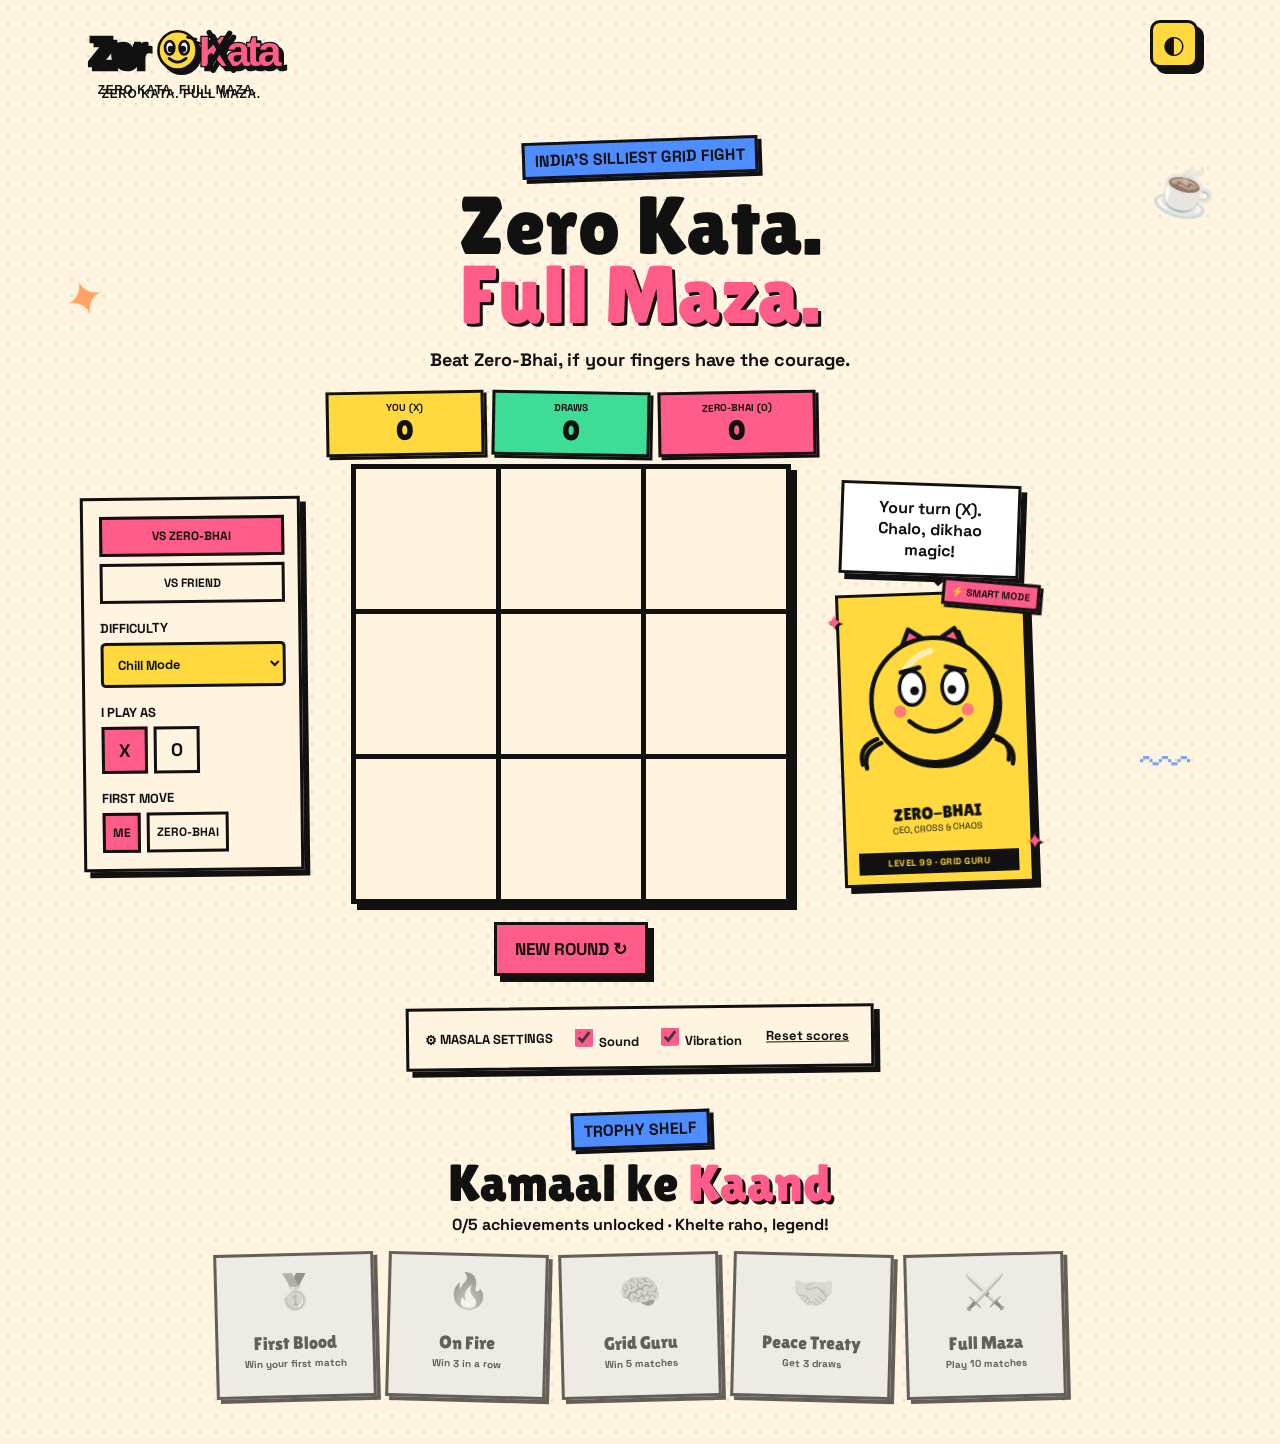
<file: index.html>
<!doctype html>
<html lang="en">
<head>
  <meta charset="utf-8"><meta name="viewport" content="width=device-width,initial-scale=1">
  <meta name="theme-color" content="#FFF4E0"><meta name="description" content="A funny, fast and playable Tic-Tac-Toe game against Zero-Bhai.">
  <meta property="og:title" content="ZeroKata - Fun Tic-Tac-Toe vs Zero-Bhai"><meta property="og:description" content="Zero Kata. Full Maza."><meta property="og:image" content="/assets/og-image.png"><meta property="og:type" content="website">
  <meta name="twitter:card" content="summary_large_image"><link rel="icon" href="assets/favicon.svg"><link rel="manifest" href="manifest.json?v=7">
  <link rel="preconnect" href="https://fonts.googleapis.com"><link rel="preconnect" href="https://fonts.gstatic.com" crossorigin><link href="https://fonts.googleapis.com/css2?family=Lilita+One&family=Space+Grotesk:wght@500;700&display=swap" rel="stylesheet">
  <link rel="stylesheet" href="style.css?v=7"><title>ZeroKata - Fun Tic-Tac-Toe vs Zero-Bhai</title>
</head>
<body>
  <div class="doodle d1">✦</div><div class="doodle d2">☕</div><div class="doodle d3">〰</div>
  <header><a class="brand" href="./" aria-label="ZeroKata home"><img src="assets/logo.svg" alt="ZeroKata — Zero Kata. Full Maza."></a><button id="themeBtn" class="icon-btn" aria-label="Toggle dark mode">◐</button></header>
  <main>
    <section class="intro"><p class="eyebrow">INDIA'S SILLIEST GRID FIGHT</p><h1>Zero Kata.<br><span>Full Maza.</span></h1><p>Beat Zero-Bhai, if your fingers have the courage.</p></section>
    <section class="game-shell" aria-label="ZeroKata game">
      <div class="controls card">
        <div class="segmented" aria-label="Game mode"><button class="selected" data-mode="computer">VS ZERO-BHAI</button><button data-mode="friend">VS FRIEND</button></div>
        <div id="friendNames" class="friend-names" hidden><label>PLAYER X <input id="playerXName" maxlength="14" autocomplete="nickname" placeholder="Enter name"></label><label>PLAYER O <input id="playerOName" maxlength="14" autocomplete="nickname" placeholder="Enter name"></label><small>Names save automatically. Ab match personal hoga!</small></div>
        <label id="difficultyControl">DIFFICULTY <select id="difficulty"><option value="easy">Chill Mode</option><option value="medium">Thoda Dimaag</option><option value="hard">Zero-Bhai Unbeatable</option></select></label>
        <div id="markControl" class="choice"><span>I PLAY AS</span><button class="mark-choice selected" data-human="X">X</button><button class="mark-choice" data-human="O">O</button></div>
        <div class="choice"><span id="firstMoveLabel">FIRST MOVE</span><button class="first-choice selected" data-first="human">ME</button><button class="first-choice" data-first="computer">ZERO-BHAI</button></div>
      </div>
      <div class="play-area">
        <div class="scoreboard" aria-label="Scoreboard"><div><b id="youLabel">YOU (X)</b><strong id="youScore">0</strong></div><div><b>DRAWS</b><strong id="drawScore">0</strong></div><div><b id="botLabel">ZERO-BHAI (O)</b><strong id="botScore">0</strong></div></div>
        <p id="streak" class="streak" hidden>🔥 3 in a row! Hot hai tu!</p>
        <div class="board-wrap"><div id="winLine" aria-hidden="true"></div><div id="board" class="board" role="grid" aria-label="Tic Tac Toe board"></div></div>
        <button id="newRound" class="primary">NEW ROUND ↻</button>
      </div>
      <aside class="mascot-zone"><div id="bubble" class="bubble" aria-live="polite">Ready? Main toh born ready hoon.</div><div class="mascot-card"><span class="spark spark-a">✦</span><span class="spark spark-b">✦</span><span class="bot-chip">⚡ SMART MODE</span><div id="mascot" class="mascot idle" aria-label="Zero-Bhai mascot"><svg viewBox="0 0 180 190" role="img"><path class="crown" d="M55 42l9-22 26 17 26-17 9 22-12 10H67z"/><path class="sweat" d="M151 55q12 15 0 26q-12-11 0-26"/><circle class="body" cx="90" cy="100" r="70"/><path class="shine" d="M57 68q12-19 31-23"/><path class="glasses" d="M45 80h38v25H45zm52 0h38v25H97zM83 91h14"/><g class="brows"><path d="M54 68l21-5M105 63l21 5"/></g><g class="eyes"><ellipse cx="66" cy="86" rx="14" ry="19"/><ellipse cx="114" cy="86" rx="14" ry="19"/><circle cx="69" cy="89" r="5"/><circle cx="111" cy="89" r="5"/></g><g class="cheeks"><circle cx="52" cy="112" r="7"/><circle cx="128" cy="112" r="7"/></g><path class="smile" d="M62 123q28 25 58 0"/><path class="hands" d="M25 142q-22 8-17 28m147-28q22 8 17 28"/><path class="medal" d="M80 160l10 18 10-18m-17 10h14"/></svg></div><p class="mascot-name">ZERO-BHAI <small>CEO, CROSS &amp; CHAOS</small></p><p id="botStatus" class="bot-status">LEVEL 99 · GRID GURU</p></div></aside>
    </section>
    <section class="settings card"><strong>⚙ MASALA SETTINGS</strong><label><input id="sound" type="checkbox" checked> Sound</label><label><input id="vibration" type="checkbox" checked> Vibration</label><button id="resetScore" class="text-btn">Reset scores</button></section>
    <section class="achievements" aria-labelledby="achievementTitle"><div class="achievement-head"><p class="eyebrow">TROPHY SHELF</p><h2 id="achievementTitle">Kamaal ke <span>Kaand</span></h2><p id="achievementProgress">Keep playing to unlock the flex.</p></div><div id="achievementGrid" class="achievement-grid"><article class="achievement" data-achievement="firstWin"><span>🥇</span><div><strong>First Blood</strong><small>Win your first match</small></div></article><article class="achievement" data-achievement="streak"><span>🔥</span><div><strong>On Fire</strong><small>Win 3 in a row</small></div></article><article class="achievement" data-achievement="guru"><span>🧠</span><div><strong>Grid Guru</strong><small>Win 5 matches</small></div></article><article class="achievement" data-achievement="draws"><span>🤝</span><div><strong>Peace Treaty</strong><small>Get 3 draws</small></div></article><article class="achievement" data-achievement="veteran"><span>⚔️</span><div><strong>Full Maza</strong><small>Play 10 matches</small></div></article></div></section>
  </main>
  <div id="modal" class="modal" hidden><div class="modal-card"><button id="closeModal" class="close" aria-label="Close">×</button><span id="resultEmoji">🏆</span><h2 id="resultTitle">Kya baat!</h2><p id="resultCopy"></p><button id="again" class="primary">PLAY AGAIN</button><button id="changeMode" class="secondary">CHANGE MODE</button><button id="share" class="secondary">SHARE THE FLEX ↗</button></div></div>
  <div id="confetti" aria-hidden="true"></div><div id="live" class="sr-only" aria-live="assertive"></div>
  <script src="script.js?v=7"></script>
</body></html>
</file>
<file: style.css>
:root{--paper:#fff4e0;--ink:#111;--pink:#ff5c8a;--yellow:#ffd93d;--blue:#4d8dff;--mint:#3ddc97;--orange:#ff8a3d;--shadow:6px 6px 0 var(--ink)}
*{box-sizing:border-box}
body{margin:0;color:var(--ink);background:radial-gradient(#1112 1px,transparent 1px) 0 0/16px 16px,var(--paper);font-family:"Space Grotesk",sans-serif;min-height:100vh;overflow-x:hidden}
body.dark{--paper:#14121f;--ink:#fff;color:#fff;background:radial-gradient(#fff2 1px,transparent 1px) 0 0/16px 16px,var(--paper)}
button,select{font:inherit;color:inherit;cursor:pointer}
button:focus-visible,select:focus-visible{outline:4px solid var(--blue);outline-offset:3px}
header{max-width:1160px;margin:auto;padding:20px 22px;display:flex;justify-content:space-between;align-items:flex-start}
.brand img{width:min(290px,70vw);filter:drop-shadow(4px 4px 0 var(--ink));animation:drop .7s cubic-bezier(.18,.89,.32,1.28)}
.icon-btn,.close{border:3px solid var(--ink);background:var(--yellow);width:48px;height:48px;font-size:25px;box-shadow:var(--shadow);border-radius:10px}
.icon-btn:active,.primary:active,.secondary:active,.segmented button:active{transform:translate(4px,4px);box-shadow:0 0 0 var(--ink)}
main{max-width:1160px;margin:auto;padding:0 22px 45px}
.intro{text-align:center;margin:8px 0 20px}
.eyebrow{display:inline-block;background:var(--blue);border:3px solid var(--ink);box-shadow:4px 4px 0 var(--ink);padding:5px 10px;font-weight:700;transform:rotate(-2deg);margin:0}
.intro h1{font:clamp(42px,8vw,82px)/.85 "Lilita One",sans-serif;margin:15px 0 10px;letter-spacing:.5px}
.intro h1 span{color:var(--pink);text-shadow:3px 3px 0 var(--ink)}
.intro p:last-child{font-size:18px;font-weight:700}
.game-shell{display:grid;grid-template-columns:220px minmax(300px,490px) 180px;gap:24px;align-items:center}
.card,.settings{border:3px solid var(--ink);background:var(--paper);box-shadow:var(--shadow);padding:16px;transform:rotate(-.7deg)}
.controls{display:grid;gap:16px;font-size:13px;font-weight:700}
.friend-names{display:grid;gap:8px;background:var(--mint);border:3px solid var(--ink);padding:10px;box-shadow:3px 3px 0 var(--ink);transform:rotate(1deg)}
.friend-names[hidden]{display:none!important}
.friend-names label{display:grid;gap:4px;font-size:11px}
.friend-names input{min-width:0;border:3px solid var(--ink);border-radius:4px;background:var(--paper);padding:8px;font-weight:700}
.friend-names small{font-size:10px}
.controls label{display:grid;gap:6px}
.controls select{border:3px solid var(--ink);background:var(--yellow);padding:10px;font-weight:700;border-radius:5px}
.segmented{display:grid;gap:7px}
.segmented button,.choice button{background:var(--paper);border:3px solid var(--ink);padding:9px 7px;font-size:12px;font-weight:700}
.segmented button.selected,.choice button.selected{background:var(--pink)}
.choice{display:flex;gap:6px;align-items:center;flex-wrap:wrap}
.choice span{width:100%}
.mark-choice{font-size:18px!important;width:46px}
.scoreboard{display:grid;grid-template-columns:repeat(3,1fr);gap:8px;margin-bottom:8px}
.scoreboard div{border:3px solid var(--ink);background:var(--yellow);box-shadow:3px 3px 0 var(--ink);padding:7px;text-align:center;transform:rotate(-1deg)}
.scoreboard div:nth-child(2){background:var(--mint);transform:rotate(1deg)}
.scoreboard div:nth-child(3){background:var(--pink)}
.scoreboard b{font-size:10px;display:block}
.scoreboard strong{font:28px "Lilita One"}
.streak{text-align:center;background:var(--orange);border:3px solid var(--ink);padding:5px;margin:5px 0;font-weight:bold;transform:rotate(1deg)}
.board-wrap{position:relative;width:min(100%,440px);margin:auto}
.board{display:grid;grid-template-columns:repeat(3,1fr);aspect-ratio:1;background:var(--ink);gap:5px;border:5px solid var(--ink);box-shadow:var(--shadow)}
.cell{border:0;background:var(--paper);font:clamp(54px,13vw,105px)/1 "Lilita One";display:grid;place-items:center;min-width:0;transition:transform .12s}
.cell:not(:disabled):hover{background:#fff7ca;transform:rotate(1deg) scale(.96)}
.cell.x{color:var(--pink)}
.cell.o{color:#e3ac00}
.mark{width:78%;height:78%;overflow:visible}
.mark line,.mark circle{fill:none;stroke:currentColor;stroke-width:12;stroke-linecap:round;animation:draw .25s ease-out both}
.mark circle{stroke-dasharray:240;stroke-dashoffset:240;animation:circle .35s ease-out forwards}
.win{background:var(--mint)!important}
.win-line{position:absolute;height:10px;background:var(--mint);border:3px solid var(--ink);transform-origin:left center;z-index:2;display:none;border-radius:10px}
.primary,.secondary{border:3px solid var(--ink);font-weight:700;padding:13px 18px;box-shadow:var(--shadow);margin-top:18px}
.primary{background:var(--pink);font-size:17px}
.secondary{background:var(--yellow);margin:8px 4px 0}
.play-area{text-align:center}
.mascot-zone{text-align:center}
.mascot-card{position:relative;display:inline-block;background:var(--yellow);border:3px solid var(--ink);box-shadow:var(--shadow);padding:8px 12px 1px;transform:rotate(-2deg);margin-top:16px}
.bot-chip{position:absolute;right:-18px;top:-12px;background:var(--pink);border:3px solid var(--ink);box-shadow:3px 3px 0 var(--ink);font-size:10px;font-weight:700;padding:4px 6px;transform:rotate(7deg);white-space:nowrap}
.spark{position:absolute;color:var(--pink);font:22px "Lilita One";text-shadow:2px 2px 0 var(--ink);animation:twinkle 1s ease-in-out infinite alternate}.spark-a{left:-14px;top:12px}.spark-b{right:-13px;bottom:25px;animation-delay:.45s}.bot-status{margin:0 0 8px;background:var(--ink);color:var(--yellow);font-size:9px;font-weight:700;padding:5px;letter-spacing:.5px}
.bubble{position:relative;border:3px solid var(--ink);background:#fff;box-shadow:var(--shadow);padding:12px;font-weight:700;transform:rotate(2deg);min-height:54px}
.bubble:after{content:"";position:absolute;bottom:-13px;left:50%;border:10px solid transparent;border-top-color:var(--ink);border-bottom:0}
.mascot{width:160px;margin:8px auto 0;filter:drop-shadow(4px 4px 0 var(--ink))}
.mascot.idle{animation:bob 2.1s ease-in-out infinite}
.mascot.thinking{animation:think .55s ease-in-out infinite alternate}
.mascot.smug{animation:smug .6s ease-in-out infinite alternate}
.body{fill:var(--yellow);stroke:var(--ink);stroke-width:5}
.shine{fill:none;stroke:#fff9;stroke-width:7;stroke-linecap:round}.crown{fill:var(--pink);stroke:var(--ink);stroke-width:5;stroke-linejoin:round}.brows path{fill:none;stroke:var(--ink);stroke-width:5;stroke-linecap:round}.cheeks circle{fill:var(--pink);opacity:.75}.medal{display:none;fill:none;stroke:var(--ink);stroke-width:5;stroke-linejoin:round}
.eyes ellipse{fill:#fff;stroke:var(--ink);stroke-width:4}
.eyes circle{fill:var(--ink)}
.smile,.hands{fill:none;stroke:var(--ink);stroke-width:5;stroke-linecap:round}
.glasses,.sweat{display:none;stroke:var(--ink);stroke-width:4;fill:#111}
.sweat{fill:var(--blue)}
.mascot.thinking .sweat,.mascot.smug .glasses{display:block}
.mascot.thinking .eyes circle{transform:translateX(4px)}.mascot.shocked .eyes ellipse{transform:scaleY(1.18);transform-origin:center}.mascot.clap .medal{display:block}.mascot.smug .brows{display:none}.mascot.facepalm .cheeks{display:none}
.mascot.shocked .smile{d:path('M78 125q12-15 24 0q-12 18-24 0')}
.mascot.facepalm .hands{d:path('M25 142q25 10 46-50m84 50q-22 8-17 28')}
.mascot.clap{animation:clap .35s infinite alternate}
.mascot-name{font:17px "Lilita One";transform:rotate(-2deg)}
.mascot-name small{display:block;font:9px "Space Grotesk"}
.settings{display:flex;gap:18px;align-items:center;justify-content:center;margin:30px auto 0;width:max-content;max-width:100%;font-size:13px;font-weight:bold}
.settings input{accent-color:var(--pink);width:18px;height:18px}
.text-btn{background:none;border:0;text-decoration:underline;font-weight:bold}
.achievements{max-width:850px;margin:42px auto 0;text-align:center}.achievement-head h2{font:clamp(32px,6vw,52px)/.9 "Lilita One";margin:12px 0 7px}.achievement-head h2 span{color:var(--pink);text-shadow:3px 3px 0 var(--ink)}.achievement-head>p:last-child{font-weight:700;margin:0 0 18px}.achievement-grid{display:grid;grid-template-columns:repeat(5,1fr);gap:12px}.achievement{display:grid;gap:7px;justify-items:center;min-height:145px;background:color-mix(in srgb,var(--paper) 88%,#777);border:3px solid var(--ink);padding:14px 8px;box-shadow:4px 4px 0 var(--ink);filter:grayscale(1);opacity:.65;transition:transform .2s,filter .2s,opacity .2s}.achievement:nth-child(odd){transform:rotate(-1.5deg)}.achievement:nth-child(even){transform:rotate(1.5deg)}.achievement span{font-size:34px;filter:grayscale(1)}.achievement strong{display:block;font:18px "Lilita One"}.achievement small{display:block;font-size:10px;font-weight:700;margin-top:4px}.achievement.unlocked{background:var(--mint);filter:none;opacity:1}.achievement.unlocked:nth-child(2n){background:var(--yellow)}.achievement.unlocked span{filter:none;animation:trophy .6s ease-in-out infinite alternate}.achievement.unlocked:hover{transform:translate(-2px,-2px) rotate(0deg);box-shadow:7px 7px 0 var(--ink)}
.doodle{position:fixed;font:50px "Lilita One";z-index:-1;color:var(--orange);opacity:.75}
.d1{left:5%;top:30%;transform:rotate(-20deg)}
.d2{right:5%;top:18%;transform:rotate(15deg)}
.d3{right:7%;bottom:12%;color:var(--blue)}
.modal[hidden]{display:none!important}
.modal{position:fixed;inset:0;background:#1119;display:grid;place-items:center;padding:20px;z-index:5;overflow:auto}
.modal-card{position:relative;text-align:center;background:var(--paper);border:4px solid var(--ink);box-shadow:10px 10px 0 var(--ink);padding:30px;max-width:440px;animation:pop .25s}
.modal-card h2{font:42px "Lilita One";margin:8px}
.modal-card p{font-weight:700}
.close{position:absolute;right:10px;top:10px;width:35px;height:35px;box-shadow:3px 3px 0 var(--ink)}
#resultEmoji{font-size:55px}
.conf{position:fixed;top:-30px;z-index:10;font:25px "Lilita One";animation:fall 1.5s linear forwards;pointer-events:none}
.sr-only{position:absolute;width:1px;height:1px;overflow:hidden;clip:rect(0,0,0,0)}
.shake{animation:shake .35s}
@keyframes draw{from{stroke-dasharray:150;stroke-dashoffset:150}
to{stroke-dashoffset:0}
}
@keyframes circle{to{stroke-dashoffset:0}
}
@keyframes drop{from{transform:translateY(-80px)}
to{transform:translateY(0)}
}
@keyframes pop{from{transform:scale(.7) rotate(-4deg)}
to{transform:scale(1) rotate(-1deg)}
}
@keyframes shake{25%{transform:translateX(-7px)}
75%{transform:translateX(7px)}
}
@keyframes clap{to{transform:rotate(4deg) scale(1.05)}
}
@keyframes bob{50%{transform:translateY(-7px) rotate(2deg)}}
@keyframes think{to{transform:translateX(6px) rotate(2deg)}}
@keyframes smug{to{transform:rotate(-4deg) scale(1.04)}}
@keyframes twinkle{to{transform:scale(1.25) rotate(20deg)}}
@keyframes trophy{to{transform:translateY(-5px) rotate(8deg)}}
@keyframes fall{to{transform:translateY(110vh) rotate(500deg);opacity:0}
}
@media(max-width:850px){.game-shell{grid-template-columns:1fr;max-width:510px;margin:auto}
.controls{order:3;grid-template-columns:1fr 1fr}
.segmented{grid-column:span 2}
.mascot-zone{display:grid;grid-template-columns:1fr 1fr;align-items:center}
.mascot{grid-row:span 2}
.mascot-name{margin:0}
.bubble{margin:0}
.doodle{display:none}
.achievement-grid{grid-template-columns:repeat(3,1fr)}
}
@media(max-width:400px){main{padding:0 12px}
.settings{gap:9px;padding:12px;font-size:11px}
.controls{grid-template-columns:1fr}
.segmented{grid-column:auto}
.achievement-grid{grid-template-columns:repeat(2,1fr)}
}
@media(prefers-reduced-motion:reduce){*,*:before,*:after{animation-duration:.01ms!important;transition-duration:.01ms!important}
}
</file>
